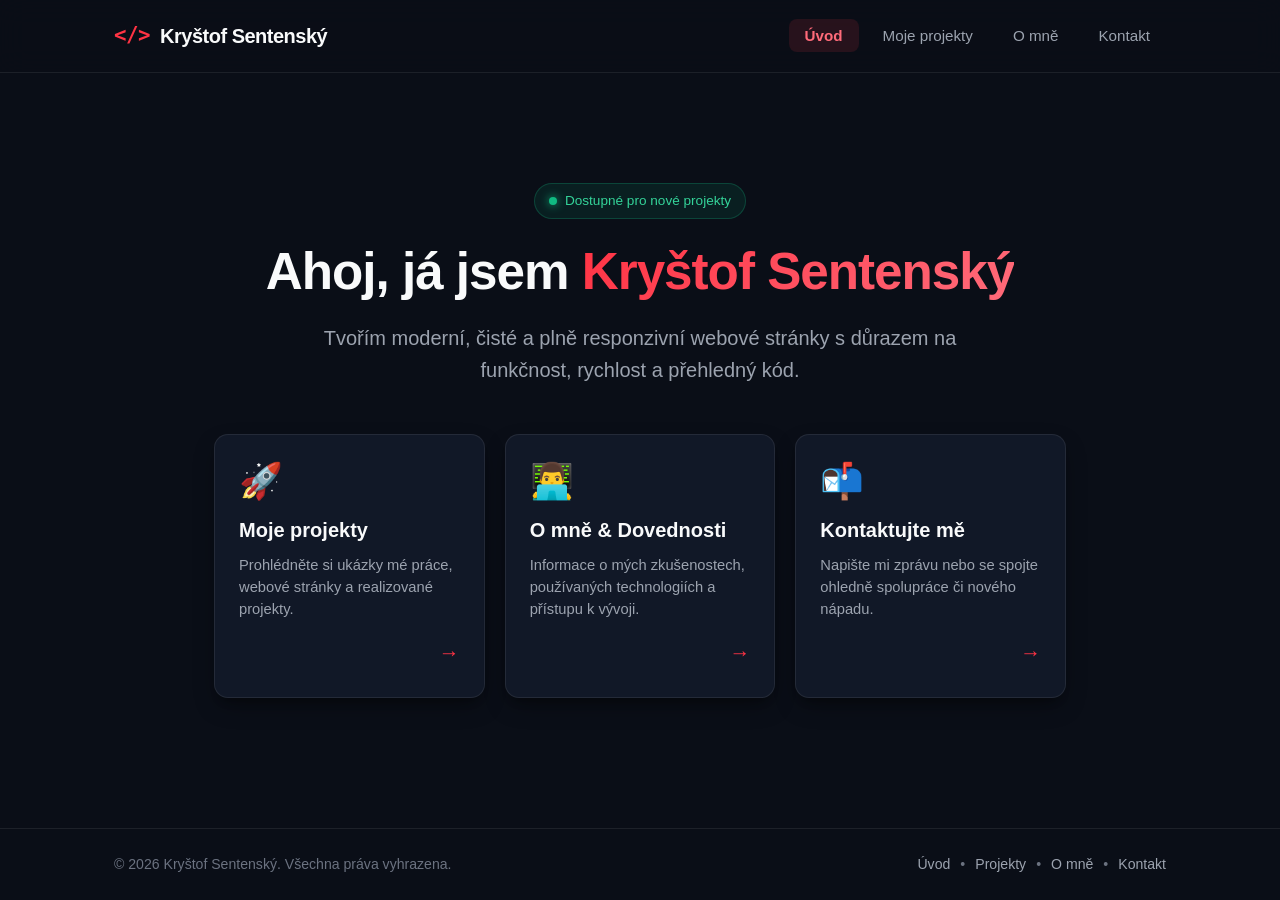
<file: index.html>
<!DOCTYPE html>
<html lang="cs">
<head>
    <meta charset="UTF-8">
    <meta name="viewport" content="width=device-width, initial-scale=1.0">
    <meta name="description" content="Osobní webové portfolio - Kryštof Sentenský. Tvorba čistých a responzivních webů bez JavaScriptu.">
    <title>Kryštof Sentenský | Úvod</title>
    <!-- Oddělené kaskádové styly -->
    <link rel="stylesheet" href="style.css">
</head>
<body class="landing-body">

    <!-- HLAVNÍ NAVIGAČNÍ LIŠTA -->
    <header class="navbar-wrapper">
        <nav class="navbar container">
            <a href="index.html" class="nav-logo">
                <span class="logo-accent">&lt;/&gt;</span> Kryštof Sentenský
            </a>

            <!-- Čistě CSS mobilní menu (checkbox hack bez JS) -->
            <input type="checkbox" id="nav-toggle" class="nav-toggle" aria-label="Přepnout menu">
            <label for="nav-toggle" class="menu-toggle" aria-label="Otevřít menu">
                <span class="bar"></span>
                <span class="bar"></span>
                <span class="bar"></span>
            </label>

            <!-- Odkazy navigace -->
            <ul class="nav-menu">
                <li><a href="index.html" class="nav-link active">Úvod</a></li>
                <li><a href="projekty.html" class="nav-link">Moje projekty</a></li>
                <li><a href="o-mne.html" class="nav-link">O mně</a></li>
                <li><a href="kontakt.html" class="nav-link">Kontakt</a></li>
            </ul>
        </nav>
    </header>

    <!-- ČISTÁ ÚVODNÍ STRÁNKA (ŽÁDNÉ DLOUHÉ SJÍŽDĚNÍ DOLŮ) -->
    <main class="main-wrapper hero-wrapper">
        <section class="container hero-container">
            <div class="hero-badge">
                <span class="status-dot"></span> Dostupné pro nové projekty
            </div>
            
            <h1 class="hero-title">
                Ahoj, já jsem <span class="text-gradient">Kryštof Sentenský</span>
            </h1>
            
            <p class="hero-subtitle">
                Tvořím moderní, čisté a plně responzivní webové stránky s důrazem na funkčnost, rychlost a přehledný kód.
            </p>

            <!-- JASNÉ PROKLIKY NA ZBYTEK OBSAHU WEBU -->
            <div class="portal-grid">
                <a href="projekty.html" class="portal-card">
                    <div class="portal-icon">🚀</div>
                    <div class="portal-info">
                        <h3>Moje projekty</h3>
                        <p>Prohlédněte si ukázky mé práce, webové stránky a realizované projekty.</p>
                    </div>
                    <span class="portal-arrow">→</span>
                </a>

                <a href="o-mne.html" class="portal-card">
                    <div class="portal-icon">👨‍💻</div>
                    <div class="portal-info">
                        <h3>O mně & Dovednosti</h3>
                        <p>Informace o mých zkušenostech, používaných technologiích a přístupu k vývoji.</p>
                    </div>
                    <span class="portal-arrow">→</span>
                </a>

                <a href="kontakt.html" class="portal-card">
                    <div class="portal-icon">📬</div>
                    <div class="portal-info">
                        <h3>Kontaktujte mě</h3>
                        <p>Napište mi zprávu nebo se spojte ohledně spolupráce či nového nápadu.</p>
                    </div>
                    <span class="portal-arrow">→</span>
                </a>
            </div>
        </section>
    </main>

    <!-- PATIČKA -->
    <footer class="footer">
        <div class="container footer-content">
            <p>&copy; 2026 Kryštof Sentenský. Všechna práva vyhrazena.</p>
            <div class="footer-links">
                <a href="index.html" class="footer-link">Úvod</a>
                <span>•</span>
                <a href="projekty.html" class="footer-link">Projekty</a>
                <span>•</span>
                <a href="o-mne.html" class="footer-link">O mně</a>
                <span>•</span>
                <a href="kontakt.html" class="footer-link">Kontakt</a>
            </div>
        </div>
    </footer>

</body>
</html>
</file>
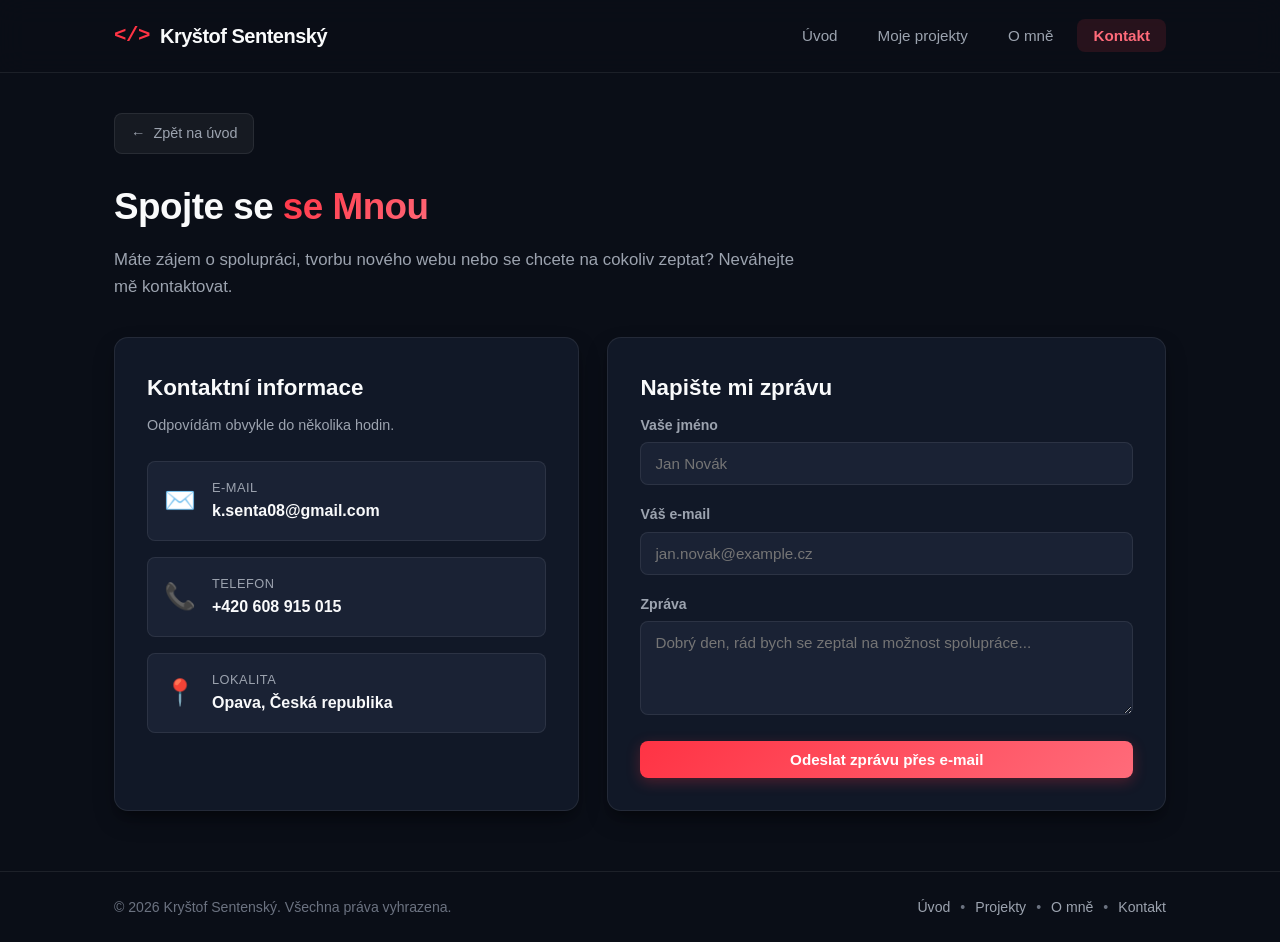
<file: kontakt.html>
<!DOCTYPE html>
<html lang="cs">
<head>
    <meta charset="UTF-8">
    <meta name="viewport" content="width=device-width, initial-scale=1.0">
    <meta name="description" content="Kontakt - Kryštof Sentenský. Spojte se se mnou ohledně spolupráce nebo dotazů.">
    <title>Kontakt | Kryštof Sentenský</title>
    <!-- Oddělené kaskádové styly -->
    <link rel="stylesheet" href="style.css">
</head>
<body>

    <!-- HLAVNÍ NAVIGAČNÍ LIŠTA -->
    <header class="navbar-wrapper">
        <nav class="navbar container">
            <a href="index.html" class="nav-logo">
                <span class="logo-accent">&lt;/&gt;</span> Kryštof Sentenský
            </a>

            <!-- Čistě CSS mobilní menu (checkbox hack bez JS) -->
            <input type="checkbox" id="nav-toggle" class="nav-toggle" aria-label="Přepnout menu">
            <label for="nav-toggle" class="menu-toggle" aria-label="Otevřít menu">
                <span class="bar"></span>
                <span class="bar"></span>
                <span class="bar"></span>
            </label>

            <!-- Odkazy navigace -->
            <ul class="nav-menu">
                <li><a href="index.html" class="nav-link">Úvod</a></li>
                <li><a href="projekty.html" class="nav-link">Moje projekty</a></li>
                <li><a href="o-mne.html" class="nav-link">O mně</a></li>
                <li><a href="kontakt.html" class="nav-link active">Kontakt</a></li>
            </ul>
        </nav>
    </header>

    <!-- HLAVNÍ OBSAH: KONTAKT -->
    <main class="main-wrapper page-content">
        <section class="container">
            
            <!-- HORNÍ LIŠTA: Zpět na úvod -->
            <div class="section-topbar">
                <a href="index.html" class="btn-back">
                    <span>←</span> Zpět na úvod
                </a>
            </div>

            <!-- HLAVIČKA SEKCE -->
            <div class="section-header">
                <h1 class="section-title">Spojte se <span class="text-gradient">se Mnou</span></h1>
                <p class="section-desc">Máte zájem o spolupráci, tvorbu nového webu nebo se chcete na cokoliv zeptat? Neváhejte mě kontaktovat.</p>
            </div>

            <!-- MŘÍŽKA KONTAKTU -->
            <div class="contact-grid">
                
                <!-- KARTA S PŘÍMÝMI KONTAKTY -->
                <div class="contact-info-card">
                    <h3>Kontaktní informace</h3>
                    <p class="contact-note">Odpovídám obvykle do několika hodin.</p>

                    <div class="contact-links">
                        <a href="mailto:k.senta08@gmail.com" class="contact-link-item">
                            <div class="link-icon">✉️</div>
                            <div>
                                <span class="link-label">E-mail</span>
                                <span class="link-value">k.senta08@gmail.com</span>
                            </div>
                        </a>

                        <a href="tel:+420608915015" class="contact-link-item">
                            <div class="link-icon">📞</div>
                            <div>
                                <span class="link-label">Telefon</span>
                                <span class="link-value">+420 608 915 015</span>
                            </div>
                        </a>

                        <div class="contact-link-item no-click">
                            <div class="link-icon">📍</div>
                            <div>
                                <span class="link-label">Lokalita</span>
                                <span class="link-value">Opava, Česká republika</span>
                            </div>
                        </div>
                    </div>
                </div>

                <!-- ČISTÝ HTML KONTAKTNÍ FORMULÁŘ (BEZ JS) -->
                <div class="contact-form-card">
                    <h3>Napište mi zprávu</h3>
                    <form action="mailto:k.senta08@gmail.com" method="post" enctype="text/plain" class="contact-form">
                        <div class="form-group">
                            <label for="contactName">Vaše jméno</label>
                            <input type="text" id="contactName" name="jmeno" required placeholder="Jan Novák">
                        </div>

                        <div class="form-group">
                            <label for="contactEmail">Váš e-mail</label>
                            <input type="email" id="contactEmail" name="email" required placeholder="jan.novak@example.cz">
                        </div>

                        <div class="form-group">
                            <label for="contactMessage">Zpráva</label>
                            <textarea id="contactMessage" name="zprava" rows="4" required placeholder="Dobrý den, rád bych se zeptal na možnost spolupráce..."></textarea>
                        </div>

                        <button type="submit" class="btn btn-primary btn-block">Odeslat zprávu přes e-mail</button>
                    </form>
                </div>

            </div>

        </section>
    </main>

    <!-- PATIČKA -->
    <footer class="footer">
        <div class="container footer-content">
            <p>&copy; 2026 Kryštof Sentenský. Všechna práva vyhrazena.</p>
            <div class="footer-links">
                <a href="index.html" class="footer-link">Úvod</a>
                <span>•</span>
                <a href="projekty.html" class="footer-link">Projekty</a>
                <span>•</span>
                <a href="o-mne.html" class="footer-link">O mně</a>
                <span>•</span>
                <a href="kontakt.html" class="footer-link">Kontakt</a>
            </div>
        </div>
    </footer>

</body>
</html>
</file>
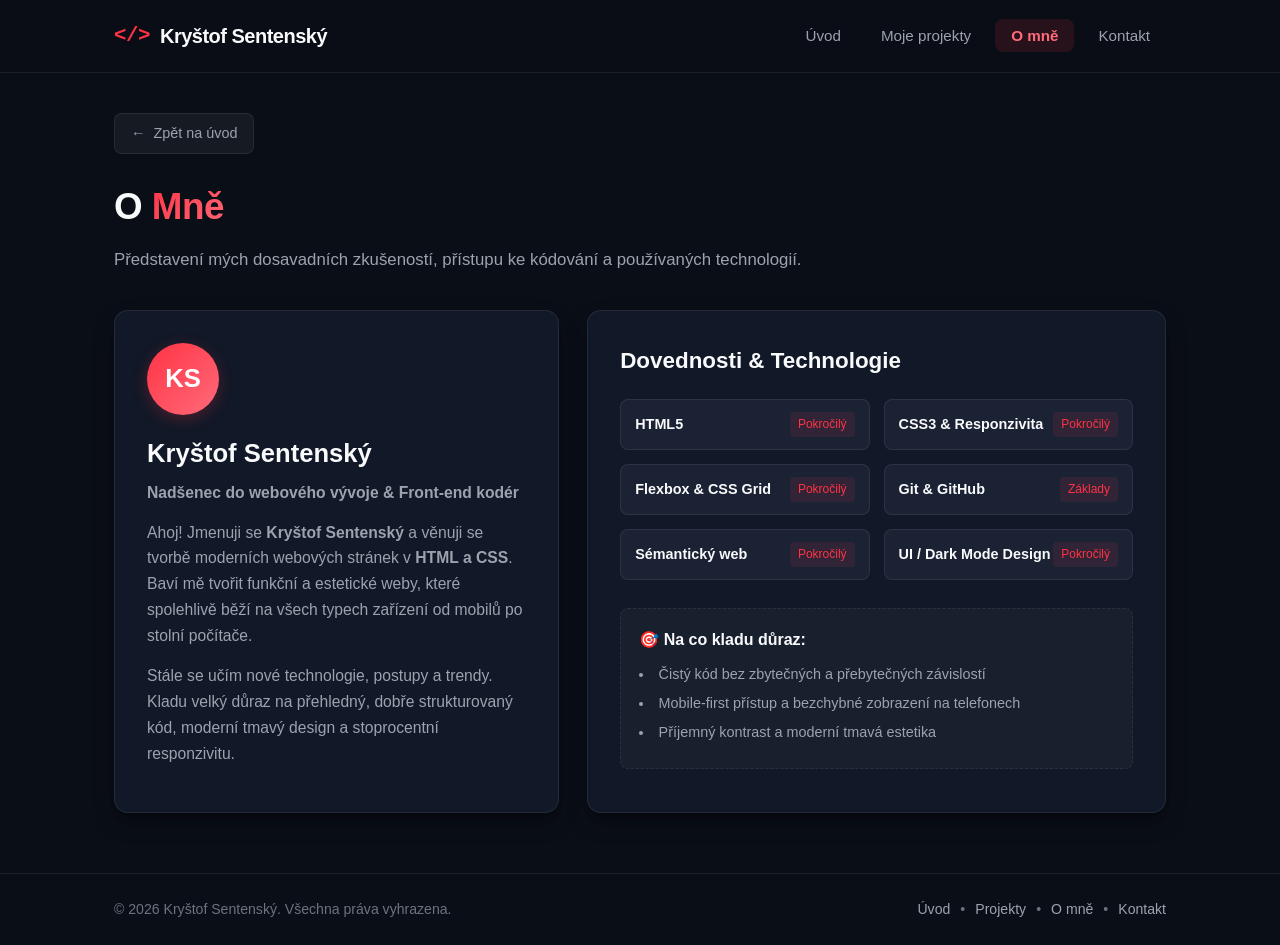
<file: o-mne.html>
<!DOCTYPE html>
<html lang="cs">
<head>
    <meta charset="UTF-8">
    <meta name="viewport" content="width=device-width, initial-scale=1.0">
    <meta name="description" content="O mně - Kryštof Sentenský. Informace o dovednostech, zkušenostech a zájmu o tvorbu webových stránek.">
    <title>O mně | Kryštof Sentenský</title>
    <!-- Oddělené kaskádové styly -->
    <link rel="stylesheet" href="style.css">
</head>
<body>

    <!-- HLAVNÍ NAVIGAČNÍ LIŠTA -->
    <header class="navbar-wrapper">
        <nav class="navbar container">
            <a href="index.html" class="nav-logo">
                <span class="logo-accent">&lt;/&gt;</span> Kryštof Sentenský
            </a>

            <!-- Čistě CSS mobilní menu (checkbox hack bez JS) -->
            <input type="checkbox" id="nav-toggle" class="nav-toggle" aria-label="Přepnout menu">
            <label for="nav-toggle" class="menu-toggle" aria-label="Otevřít menu">
                <span class="bar"></span>
                <span class="bar"></span>
                <span class="bar"></span>
            </label>

            <!-- Odkazy navigace -->
            <ul class="nav-menu">
                <li><a href="index.html" class="nav-link">Úvod</a></li>
                <li><a href="projekty.html" class="nav-link">Moje projekty</a></li>
                <li><a href="o-mne.html" class="nav-link active">O mně</a></li>
                <li><a href="kontakt.html" class="nav-link">Kontakt</a></li>
            </ul>
        </nav>
    </header>

    <!-- HLAVNÍ OBSAH: O MNĚ -->
    <main class="main-wrapper page-content">
        <section class="container">
            
            <!-- HORNÍ LIŠTA: Zpět na úvod -->
            <div class="section-topbar">
                <a href="index.html" class="btn-back">
                    <span>←</span> Zpět na úvod
                </a>
            </div>

            <!-- HLAVIČKA SEKCE -->
            <div class="section-header">
                <h1 class="section-title">O <span class="text-gradient">Mně</span></h1>
                <p class="section-desc">Představení mých dosavadních zkušeností, přístupu ke kódování a používaných technologií.</p>
            </div>

            <!-- MŘÍŽKA S INFORMACEMI -->
            <div class="about-grid">
                
                <!-- KARTA S PROFILOVÝMI INFORMACEMI -->
                <div class="about-card intro-card">
                    <div class="about-avatar">KS</div>
                    <h3>Kryštof Sentenský</h3>
                    <p class="role-tag">Nadšenec do webového vývoje & Front-end kodér</p>
                    <p>
                        Ahoj! Jmenuji se <strong>Kryštof Sentenský</strong> a věnuji se tvorbě moderních webových stránek v <strong>HTML a CSS</strong>. Baví mě tvořit funkční a estetické weby, které spolehlivě běží na všech typech zařízení od mobilů po stolní počítače.
                    </p>
                    <p>
                        Stále se učím nové technologie, postupy a trendy. Kladu velký důraz na přehledný, dobře strukturovaný kód, moderní tmavý design a stoprocentní responzivitu.
                    </p>
                </div>

                <!-- KARTA S DOVEDNOSTMI -->
                <div class="about-card skills-card">
                    <h3>Dovednosti & Technologie</h3>
                    
                    <div class="skills-grid">
                        <div class="skill-item">
                            <span class="skill-name">HTML5</span>
                            <span class="skill-badge">Pokročilý</span>
                        </div>
                        <div class="skill-item">
                            <span class="skill-name">CSS3 & Responzivita</span>
                            <span class="skill-badge">Pokročilý</span>
                        </div>
                        <div class="skill-item">
                            <span class="skill-name">Flexbox & CSS Grid</span>
                            <span class="skill-badge">Pokročilý</span>
                        </div>
                        <div class="skill-item">
                            <span class="skill-name">Git & GitHub</span>
                            <span class="skill-badge">Základy</span>
                        </div>
                        <div class="skill-item">
                            <span class="skill-name">Sémantický web</span>
                            <span class="skill-badge">Pokročilý</span>
                        </div>
                        <div class="skill-item">
                            <span class="skill-name">UI / Dark Mode Design</span>
                            <span class="skill-badge">Pokročilý</span>
                        </div>
                    </div>

                    <div class="about-focus-box">
                        <h4>🎯 Na co kladu důraz:</h4>
                        <ul>
                            <li>Čistý kód bez zbytečných a přebytečných závislostí</li>
                            <li>Mobile-first přístup a bezchybné zobrazení na telefonech</li>
                            <li>Příjemný kontrast a moderní tmavá estetika</li>
                        </ul>
                    </div>
                </div>

            </div>

        </section>
    </main>

    <!-- PATIČKA -->
    <footer class="footer">
        <div class="container footer-content">
            <p>&copy; 2026 Kryštof Sentenský. Všechna práva vyhrazena.</p>
            <div class="footer-links">
                <a href="index.html" class="footer-link">Úvod</a>
                <span>•</span>
                <a href="projekty.html" class="footer-link">Projekty</a>
                <span>•</span>
                <a href="o-mne.html" class="footer-link">O mně</a>
                <span>•</span>
                <a href="kontakt.html" class="footer-link">Kontakt</a>
            </div>
        </div>
    </footer>

</body>
</html>
</file>
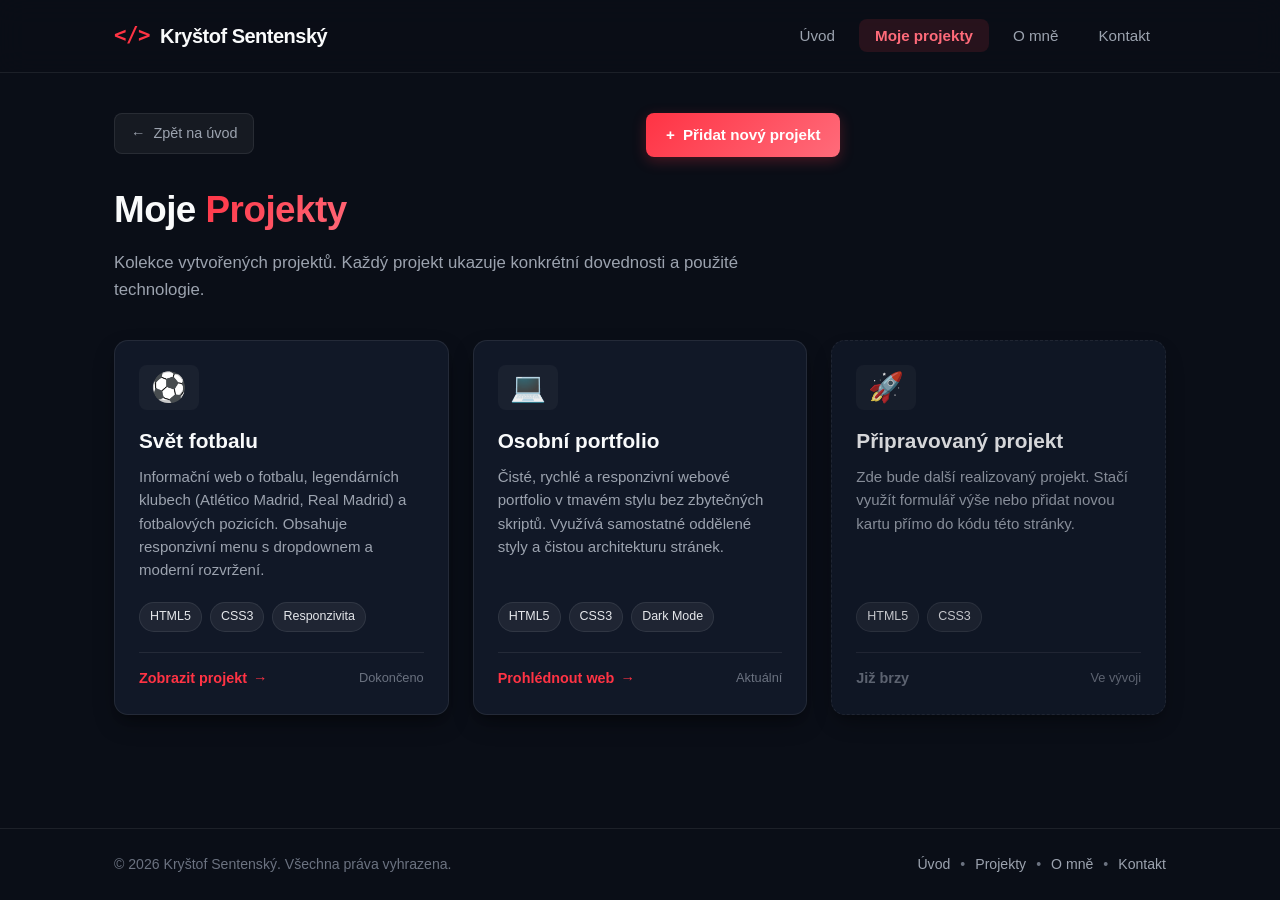
<file: projekty.html>
<!DOCTYPE html>
<html lang="cs">
<head>
    <meta charset="UTF-8">
    <meta name="viewport" content="width=device-width, initial-scale=1.0">
    <meta name="description" content="Moje projekty - Kryštof Sentenský. Ukázky webových stránek a realizovaných prací.">
    <title>Moje projekty | Kryštof Sentenský</title>
    <!-- Oddělené kaskádové styly -->
    <link rel="stylesheet" href="style.css">
</head>
<body>

    <!-- HLAVNÍ NAVIGAČNÍ LIŠTA -->
    <header class="navbar-wrapper">
        <nav class="navbar container">
            <a href="index.html" class="nav-logo">
                <span class="logo-accent">&lt;/&gt;</span> Kryštof Sentenský
            </a>

            <!-- Čistě CSS mobilní menu (checkbox hack bez JS) -->
            <input type="checkbox" id="nav-toggle" class="nav-toggle" aria-label="Přepnout menu">
            <label for="nav-toggle" class="menu-toggle" aria-label="Otevřít menu">
                <span class="bar"></span>
                <span class="bar"></span>
                <span class="bar"></span>
            </label>

            <!-- Odkazy navigace -->
            <ul class="nav-menu">
                <li><a href="index.html" class="nav-link">Úvod</a></li>
                <li><a href="projekty.html" class="nav-link active">Moje projekty</a></li>
                <li><a href="o-mne.html" class="nav-link">O mně</a></li>
                <li><a href="kontakt.html" class="nav-link">Kontakt</a></li>
            </ul>
        </nav>
    </header>

    <!-- HLAVNÍ OBSAH: PROJEKTY -->
    <main class="main-wrapper page-content">
        <section class="container">
            
            <!-- HORNÍ LIŠTA: Zpět na úvod + Rozbalovací formulář -->
            <div class="section-topbar">
                <a href="index.html" class="btn-back">
                    <span>←</span> Zpět na úvod
                </a>

                <!-- ČISTĚ CSS INTERAKTIVNÍ ROZBALOVACÍ FORMULÁŘ (BEZ JS) -->
                <details class="add-project-collapse">
                    <summary class="btn btn-primary summary-btn">
                        <span>+</span> Přidat nový projekt
                    </summary>
                    
                    <div class="collapse-form-card">
                        <div class="collapse-form-header">
                            <h3>Nový projekt do portfolia</h3>
                            <p class="collapse-subtitle">Vyplňte údaje o svém projektu. Formulář funguje čistě v HTML a CSS bez nutnosti skriptů.</p>
                        </div>

                        <form class="project-form" action="#" method="get">
                            <div class="form-group">
                                <label for="projectTitle">Název projektu <span class="req">*</span></label>
                                <input type="text" id="projectTitle" name="title" placeholder="např. E-shop pro knihkupectví" required>
                            </div>

                            <div class="form-group">
                                <label for="projectDesc">Popis projektu <span class="req">*</span></label>
                                <textarea id="projectDesc" name="desc" rows="3" placeholder="Popište, oč se jedná, jaké funkce projekt má a co jste se na něm naučil..." required></textarea>
                            </div>

                            <div class="form-group">
                                <label for="projectTags">Použité technologie / Štítky <span class="req">*</span></label>
                                <input type="text" id="projectTags" name="tags" placeholder="např. HTML, CSS, Responzivita" required>
                            </div>

                            <div class="form-group">
                                <label for="projectLink">Odkaz na projekt nebo GitHub (URL)</label>
                                <input type="url" id="projectLink" name="link" placeholder="https://github.com/..." >
                            </div>

                            <div class="form-group">
                                <label for="projectIcon">Ikona / Emoji projektu</label>
                                <input type="text" id="projectIcon" name="icon" placeholder="např. ⚽, 🚀, 💻">
                            </div>

                            <div class="form-actions">
                                <button type="submit" class="btn btn-primary">Uložit projekt</button>
                            </div>
                        </form>
                    </div>
                </details>
            </div>

            <!-- HLAVIČKA SEKCE -->
            <div class="section-header">
                <h1 class="section-title">Moje <span class="text-gradient">Projekty</span></h1>
                <p class="section-desc">Kolekce vytvořených projektů. Každý projekt ukazuje konkrétní dovednosti a použité technologie.</p>
            </div>

            <!-- MŘÍŽKA S KARTAMI PROJEKTŮ -->
            <div class="projects-grid">

                <!-- PROJEKT 1: Svět fotbalu -->
                <article class="project-card">
                    <div class="project-card-header">
                        <div class="project-icon-badge">⚽</div>
                    </div>
                    <h3 class="project-title">Svět fotbalu</h3>
                    <p class="project-desc">
                        Informační web o fotbalu, legendárních klubech (Atlético Madrid, Real Madrid) a fotbalových pozicích. Obsahuje responzivní menu s dropdownem a moderní rozvržení.
                    </p>
                    <div class="project-tags">
                        <span class="tag-badge">HTML5</span>
                        <span class="tag-badge">CSS3</span>
                        <span class="tag-badge">Responzivita</span>
                    </div>
                    <div class="project-footer">
                        <a href="../Web-projekt-1/index.html" class="project-link-btn" target="_blank" rel="noopener noreferrer">
                            <span>Zobrazit projekt</span>
                            <span>&rarr;</span>
                        </a>
                        <span class="project-date">Dokončeno</span>
                    </div>
                </article>

                <!-- PROJEKT 2: Osobní portfolio -->
                <article class="project-card">
                    <div class="project-card-header">
                        <div class="project-icon-badge">💻</div>
                    </div>
                    <h3 class="project-title">Osobní portfolio</h3>
                    <p class="project-desc">
                        Čisté, rychlé a responzivní webové portfolio v tmavém stylu bez zbytečných skriptů. Využívá samostatné oddělené styly a čistou architekturu stránek.
                    </p>
                    <div class="project-tags">
                        <span class="tag-badge">HTML5</span>
                        <span class="tag-badge">CSS3</span>
                        <span class="tag-badge">Dark Mode</span>
                    </div>
                    <div class="project-footer">
                        <a href="index.html" class="project-link-btn">
                            <span>Prohlédnout web</span>
                            <span>&rarr;</span>
                        </a>
                        <span class="project-date">Aktuální</span>
                    </div>
                </article>

                <!-- PROJEKT 3: Připravený slot pro další projekt -->
                <article class="project-card project-card-upcoming">
                    <div class="project-card-header">
                        <div class="project-icon-badge">🚀</div>
                    </div>
                    <h3 class="project-title">Připravovaný projekt</h3>
                    <p class="project-desc">
                        Zde bude další realizovaný projekt. Stačí využít formulář výše nebo přidat novou kartu přímo do kódu této stránky.
                    </p>
                    <div class="project-tags">
                        <span class="tag-badge">HTML5</span>
                        <span class="tag-badge">CSS3</span>
                    </div>
                    <div class="project-footer">
                        <span class="project-link-btn disabled">
                            <span>Již brzy</span>
                        </span>
                        <span class="project-date">Ve vývoji</span>
                    </div>
                </article>

            </div>

        </section>
    </main>

    <!-- PATIČKA -->
    <footer class="footer">
        <div class="container footer-content">
            <p>&copy; 2026 Kryštof Sentenský. Všechna práva vyhrazena.</p>
            <div class="footer-links">
                <a href="index.html" class="footer-link">Úvod</a>
                <span>•</span>
                <a href="projekty.html" class="footer-link">Projekty</a>
                <span>•</span>
                <a href="o-mne.html" class="footer-link">O mně</a>
                <span>•</span>
                <a href="kontakt.html" class="footer-link">Kontakt</a>
            </div>
        </div>
    </footer>

</body>
</html>
</file>
<file: style.css>
/* ==========================================================================
   PORTFOLIO - KRYŠTOF SENTENSKÝ
   Moderní Dark Theme, Čisté HTML & CSS (100% bez JavaScriptu)
   ========================================================================== */

/* 1. PROMĚNNÉ & ZÁKLADNÍ NASTAVENÍ */
:root {
    --bg-main: #0a0e17;
    --bg-surface: #111827;
    --bg-surface-elevated: #1a2234;
    --bg-surface-hover: #222d44;
    --border-color: rgba(255, 255, 255, 0.08);
    --border-highlight: rgba(255, 59, 74, 0.35);

    --text-primary: #f9fafb;
    --text-secondary: #9ca3af;
    --text-muted: #6b7280;

    --accent: #ff3344;
    --accent-hover: #e02636;
    --accent-glow: rgba(255, 51, 68, 0.25);
    --accent-gradient: linear-gradient(135deg, #ff3344 0%, #ff6b7a 100%);

    --success: #10b981;

    --font-sans: 'Inter', -apple-system, BlinkMacSystemFont, "Segoe UI", Roboto, Helvetica, Arial, sans-serif;
    --radius-sm: 8px;
    --radius-md: 14px;
    --radius-lg: 20px;
    --transition-fast: 0.2s ease;
    --transition-base: 0.3s ease;
    --shadow-card: 0 10px 25px -5px rgba(0, 0, 0, 0.4), 0 8px 10px -6px rgba(0, 0, 0, 0.3);
    --shadow-glow: 0 0 25px var(--accent-glow);
}

/* 2. RESET A GLOBÁLNÍ STYLY */
* {
    box-sizing: border-box;
    margin: 0;
    padding: 0;
}

html {
    scroll-behavior: smooth;
    font-size: 16px;
}

body {
    background-color: var(--bg-main);
    color: var(--text-primary);
    font-family: var(--font-sans);
    line-height: 1.6;
    min-height: 100vh;
    display: flex;
    flex-direction: column;
    overflow-x: hidden;
    -webkit-font-smoothing: antialiased;
}

/* Kontejner */
.container {
    width: 100%;
    max-width: 1100px;
    margin: 0 auto;
    padding: 0 24px;
}

/* Barevný gradient v textech */
.text-gradient {
    background: var(--accent-gradient);
    -webkit-background-clip: text;
    -webkit-text-fill-color: transparent;
    display: inline-block;
}

/* 3. HLAVNÍ NAVIGAČNÍ LIŠTA */
.navbar-wrapper {
    position: sticky;
    top: 0;
    z-index: 100;
    background-color: rgba(10, 14, 23, 0.9);
    backdrop-filter: blur(14px);
    -webkit-backdrop-filter: blur(14px);
    border-bottom: 1px solid var(--border-color);
}

.navbar {
    display: flex;
    align-items: center;
    justify-content: space-between;
    height: 72px;
    position: relative;
}

.nav-logo {
    display: flex;
    align-items: center;
    gap: 10px;
    font-size: 1.25rem;
    font-weight: 700;
    color: var(--text-primary);
    text-decoration: none;
    letter-spacing: -0.5px;
    transition: opacity var(--transition-fast);
}

.nav-logo:hover {
    opacity: 0.9;
}

.logo-accent {
    color: var(--accent);
    font-family: monospace;
    font-weight: 800;
    font-size: 1.3rem;
}

.nav-menu {
    display: flex;
    align-items: center;
    gap: 8px;
    list-style: none;
}

.nav-link {
    color: var(--text-secondary);
    text-decoration: none;
    font-weight: 500;
    font-size: 0.95rem;
    padding: 8px 16px;
    border-radius: var(--radius-sm);
    transition: all var(--transition-fast);
}

.nav-link:hover {
    color: var(--text-primary);
    background-color: rgba(255, 255, 255, 0.05);
}

.nav-link.active {
    background-color: rgba(255, 51, 68, 0.12);
    color: #ff6b7a;
    font-weight: 600;
}

/* Čistě CSS mobilní menu (checkbox přepínač bez JS) */
.nav-toggle {
    display: none;
}

.menu-toggle {
    display: none;
    background: transparent;
    border: none;
    cursor: pointer;
    padding: 10px;
    flex-direction: column;
    gap: 5px;
    z-index: 101;
    user-select: none;
}

.menu-toggle .bar {
    width: 24px;
    height: 2px;
    background-color: var(--text-primary);
    border-radius: 2px;
    transition: all 0.3s ease;
}

/* 4. ROZVRŽENÍ STRÁNEK (MAIN WRAPPER) */
.main-wrapper {
    flex: 1;
    display: flex;
    flex-direction: column;
}

.page-content {
    padding: 40px 0 60px;
}

/* 5. ČISTÁ ÚVODNÍ STRÁNKA (HERO / LANDING) */
.hero-wrapper {
    justify-content: center;
    align-items: center;
    padding: 50px 0 70px;
}

.hero-container {
    text-align: center;
    max-width: 900px;
    display: flex;
    flex-direction: column;
    align-items: center;
}

.hero-badge {
    display: inline-flex;
    align-items: center;
    gap: 8px;
    background-color: rgba(16, 185, 129, 0.1);
    color: #34d399;
    border: 1px solid rgba(16, 185, 129, 0.25);
    padding: 6px 14px;
    border-radius: 100px;
    font-size: 0.85rem;
    font-weight: 500;
    margin-bottom: 24px;
}

.status-dot {
    width: 8px;
    height: 8px;
    background-color: var(--success);
    border-radius: 50%;
    box-shadow: 0 0 10px var(--success);
    animation: pulseDot 2s infinite;
}

@keyframes pulseDot {
    0%, 100% { opacity: 1; transform: scale(1); }
    50% { opacity: 0.5; transform: scale(0.85); }
}

.hero-title {
    font-size: 3.2rem;
    font-weight: 800;
    line-height: 1.15;
    letter-spacing: -1px;
    margin-bottom: 20px;
}

.hero-subtitle {
    font-size: 1.25rem;
    color: var(--text-secondary);
    max-width: 680px;
    margin: 0 auto 48px;
    font-weight: 400;
    line-height: 1.6;
}

/* PORTÁLOVÉ KARTY NA ÚVODNÍ STRÁNCE */
.portal-grid {
    display: grid;
    grid-template-columns: repeat(3, 1fr);
    gap: 20px;
    width: 100%;
}

.portal-card {
    background: var(--bg-surface);
    border: 1px solid var(--border-color);
    border-radius: var(--radius-md);
    padding: 28px 24px;
    text-align: left;
    display: flex;
    flex-direction: column;
    gap: 16px;
    text-decoration: none;
    color: var(--text-primary);
    transition: all var(--transition-base);
    box-shadow: var(--shadow-card);
    position: relative;
    overflow: hidden;
}

.portal-card::before {
    content: '';
    position: absolute;
    top: 0;
    left: 0;
    right: 0;
    height: 3px;
    background: var(--accent-gradient);
    opacity: 0;
    transition: opacity var(--transition-fast);
}

.portal-card:hover {
    background: var(--bg-surface-elevated);
    border-color: var(--border-highlight);
    transform: translateY(-5px);
    box-shadow: var(--shadow-card), var(--shadow-glow);
}

.portal-card:hover::before {
    opacity: 1;
}

.portal-icon {
    font-size: 2.2rem;
    line-height: 1;
}

.portal-info h3 {
    font-size: 1.25rem;
    font-weight: 700;
    color: var(--text-primary);
    margin-bottom: 8px;
}

.portal-info p {
    font-size: 0.92rem;
    color: var(--text-secondary);
    line-height: 1.5;
}

.portal-arrow {
    margin-top: auto;
    font-size: 1.3rem;
    color: var(--accent);
    font-weight: bold;
    align-self: flex-end;
    transition: transform var(--transition-fast);
}

.portal-card:hover .portal-arrow {
    transform: translateX(6px);
}

/* 6. SPOLEČNÉ PRVKY PODSTRÁNEK */
.section-topbar {
    display: flex;
    justify-content: space-between;
    align-items: flex-start;
    margin-bottom: 24px;
    flex-wrap: wrap;
    gap: 16px;
}

.btn-back {
    display: inline-flex;
    align-items: center;
    gap: 8px;
    background: rgba(255, 255, 255, 0.05);
    color: var(--text-secondary);
    border: 1px solid var(--border-color);
    padding: 8px 16px;
    border-radius: var(--radius-sm);
    font-size: 0.9rem;
    font-weight: 500;
    text-decoration: none;
    transition: all var(--transition-fast);
}

.btn-back:hover {
    color: var(--text-primary);
    background: rgba(255, 255, 255, 0.1);
    transform: translateX(-3px);
}

.section-header {
    margin-bottom: 36px;
}

.section-title {
    font-size: 2.3rem;
    font-weight: 800;
    letter-spacing: -0.5px;
    margin-bottom: 10px;
}

.section-desc {
    color: var(--text-secondary);
    font-size: 1.05rem;
    max-width: 700px;
}

/* TLAČÍTKA */
.btn {
    display: inline-flex;
    align-items: center;
    justify-content: center;
    gap: 8px;
    padding: 10px 20px;
    font-size: 0.95rem;
    font-weight: 600;
    border-radius: var(--radius-sm);
    border: none;
    cursor: pointer;
    text-decoration: none;
    transition: all var(--transition-fast);
}

.btn-primary {
    background: var(--accent-gradient);
    color: #ffffff;
    box-shadow: 0 4px 14px var(--accent-glow);
}

.btn-primary:hover {
    filter: brightness(1.1);
    transform: translateY(-2px);
    box-shadow: 0 6px 20px rgba(255, 51, 68, 0.4);
}

.btn-block {
    width: 100%;
}

/* 7. ROZBALOVACÍ FORMULÁŘ PRO PROJEKTY (ČISTÉ HTML/CSS BEZ JS) */
.add-project-collapse {
    width: 100%;
    max-width: 520px;
}

.add-project-collapse summary {
    list-style: none;
    display: inline-flex;
    cursor: pointer;
    user-select: none;
}

.add-project-collapse summary::-webkit-details-marker {
    display: none;
}

.collapse-form-card {
    margin-top: 16px;
    background: var(--bg-surface);
    border: 1px solid var(--border-highlight);
    border-radius: var(--radius-md);
    padding: 24px;
    box-shadow: var(--shadow-card), var(--shadow-glow);
    animation: fadeIn 0.3s ease;
}

@keyframes fadeIn {
    from { opacity: 0; transform: translateY(-8px); }
    to { opacity: 1; transform: translateY(0); }
}

.collapse-form-header {
    margin-bottom: 18px;
    border-bottom: 1px solid var(--border-color);
    padding-bottom: 12px;
}

.collapse-form-header h3 {
    font-size: 1.25rem;
    font-weight: 700;
    color: var(--text-primary);
}

.collapse-subtitle {
    color: var(--text-secondary);
    font-size: 0.88rem;
    margin-top: 4px;
}

.form-actions {
    margin-top: 18px;
}

/* 8. SEKCE PROJEKTY */
.projects-grid {
    display: grid;
    grid-template-columns: repeat(auto-fill, minmax(320px, 1fr));
    gap: 24px;
}

.project-card {
    background: var(--bg-surface);
    border: 1px solid var(--border-color);
    border-radius: var(--radius-md);
    padding: 24px;
    display: flex;
    flex-direction: column;
    justify-content: space-between;
    transition: all var(--transition-base);
    box-shadow: var(--shadow-card);
    position: relative;
}

.project-card:hover {
    border-color: var(--border-highlight);
    background: var(--bg-surface-elevated);
    transform: translateY(-4px);
    box-shadow: var(--shadow-card), 0 0 20px rgba(255, 51, 68, 0.15);
}

.project-card-upcoming {
    border-style: dashed;
    opacity: 0.85;
}

.project-card-header {
    display: flex;
    justify-content: space-between;
    align-items: flex-start;
    margin-bottom: 14px;
}

.project-icon-badge {
    font-size: 1.8rem;
    background: rgba(255, 255, 255, 0.04);
    padding: 8px 12px;
    border-radius: var(--radius-sm);
    line-height: 1;
}

.project-title {
    font-size: 1.3rem;
    font-weight: 700;
    color: var(--text-primary);
    margin-bottom: 8px;
}

.project-desc {
    color: var(--text-secondary);
    font-size: 0.94rem;
    line-height: 1.55;
    margin-bottom: 20px;
    flex-grow: 1;
}

.project-tags {
    display: flex;
    flex-wrap: wrap;
    gap: 8px;
    margin-bottom: 20px;
}

.tag-badge {
    background: rgba(255, 255, 255, 0.06);
    color: #e5e7eb;
    border: 1px solid rgba(255, 255, 255, 0.08);
    font-size: 0.78rem;
    font-weight: 500;
    padding: 4px 10px;
    border-radius: 100px;
}

.project-footer {
    display: flex;
    align-items: center;
    justify-content: space-between;
    padding-top: 14px;
    border-top: 1px solid var(--border-color);
}

.project-link-btn {
    font-size: 0.9rem;
    font-weight: 600;
    color: var(--accent);
    text-decoration: none;
    display: inline-flex;
    align-items: center;
    gap: 6px;
    transition: all var(--transition-fast);
}

.project-link-btn:not(.disabled):hover {
    color: #ff6b7a;
    gap: 10px;
}

.project-link-btn.disabled {
    color: var(--text-muted);
    cursor: default;
}

.project-date {
    font-size: 0.8rem;
    color: var(--text-muted);
}

/* 9. SEKCE O MNĚ */
.about-grid {
    display: grid;
    grid-template-columns: 1fr 1.3fr;
    gap: 28px;
}

.about-card {
    background: var(--bg-surface);
    border: 1px solid var(--border-color);
    border-radius: var(--radius-md);
    padding: 32px;
    box-shadow: var(--shadow-card);
}

.about-avatar {
    width: 72px;
    height: 72px;
    background: var(--accent-gradient);
    color: #ffffff;
    font-size: 1.6rem;
    font-weight: 800;
    border-radius: 50%;
    display: flex;
    align-items: center;
    justify-content: center;
    margin-bottom: 18px;
    box-shadow: 0 4px 15px var(--accent-glow);
}

.intro-card h3 {
    font-size: 1.6rem;
    font-weight: 700;
    margin-bottom: 6px;
}

.role-tag {
    color: var(--accent);
    font-size: 0.95rem;
    font-weight: 600;
    margin-bottom: 18px;
}

.intro-card p {
    color: var(--text-secondary);
    font-size: 0.98rem;
    margin-bottom: 14px;
    line-height: 1.65;
}

.skills-card h3 {
    font-size: 1.4rem;
    font-weight: 700;
    margin-bottom: 20px;
}

.skills-grid {
    display: grid;
    grid-template-columns: repeat(2, 1fr);
    gap: 14px;
    margin-bottom: 28px;
}

.skill-item {
    background: var(--bg-surface-elevated);
    border: 1px solid var(--border-color);
    border-radius: var(--radius-sm);
    padding: 12px 14px;
    display: flex;
    justify-content: space-between;
    align-items: center;
    transition: transform var(--transition-fast);
}

.skill-item:hover {
    transform: translateY(-2px);
    border-color: rgba(255, 255, 255, 0.15);
}

.skill-name {
    font-size: 0.9rem;
    font-weight: 600;
    color: var(--text-primary);
}

.skill-badge {
    font-size: 0.75rem;
    color: var(--accent);
    background: rgba(255, 51, 68, 0.1);
    padding: 3px 8px;
    border-radius: 4px;
    font-weight: 500;
}

.about-focus-box {
    background: rgba(255, 255, 255, 0.03);
    border: 1px dashed var(--border-color);
    border-radius: var(--radius-sm);
    padding: 18px;
}

.about-focus-box h4 {
    font-size: 1rem;
    color: var(--text-primary);
    margin-bottom: 10px;
}

.about-focus-box ul {
    list-style-position: inside;
    color: var(--text-secondary);
    font-size: 0.9rem;
}

.about-focus-box li {
    margin-bottom: 6px;
}

/* 10. SEKCE KONTAKT */
.contact-grid {
    display: grid;
    grid-template-columns: 1fr 1.2fr;
    gap: 28px;
}

.contact-info-card,
.contact-form-card {
    background: var(--bg-surface);
    border: 1px solid var(--border-color);
    border-radius: var(--radius-md);
    padding: 32px;
    box-shadow: var(--shadow-card);
}

.contact-info-card h3,
.contact-form-card h3 {
    font-size: 1.4rem;
    font-weight: 700;
    margin-bottom: 8px;
}

.contact-note {
    color: var(--text-secondary);
    font-size: 0.9rem;
    margin-bottom: 24px;
}

.contact-links {
    display: flex;
    flex-direction: column;
    gap: 16px;
}

.contact-link-item {
    display: flex;
    align-items: center;
    gap: 16px;
    padding: 16px;
    background: var(--bg-surface-elevated);
    border: 1px solid var(--border-color);
    border-radius: var(--radius-sm);
    text-decoration: none;
    color: var(--text-primary);
    transition: all var(--transition-fast);
}

.contact-link-item:not(.no-click):hover {
    border-color: var(--border-highlight);
    transform: translateY(-2px);
    background: var(--bg-surface-hover);
}

.link-icon {
    font-size: 1.6rem;
    line-height: 1;
}

.link-label {
    display: block;
    font-size: 0.8rem;
    color: var(--text-secondary);
    text-transform: uppercase;
    letter-spacing: 0.5px;
}

.link-value {
    font-weight: 600;
    font-size: 1rem;
}

/* FORMULÁŘOVÉ PRVKY */
.form-group {
    margin-bottom: 18px;
}

.form-group label {
    display: block;
    font-size: 0.88rem;
    font-weight: 600;
    color: var(--text-secondary);
    margin-bottom: 6px;
}

.form-group .req {
    color: var(--accent);
}

.form-group input,
.form-group textarea {
    width: 100%;
    padding: 12px 14px;
    background: var(--bg-surface-elevated);
    border: 1px solid var(--border-color);
    border-radius: var(--radius-sm);
    color: var(--text-primary);
    font-family: inherit;
    font-size: 0.95rem;
    transition: all var(--transition-fast);
}

.form-group input:focus,
.form-group textarea:focus {
    outline: none;
    border-color: var(--accent);
    box-shadow: 0 0 0 3px rgba(255, 51, 68, 0.15);
    background: #1d263b;
}

.form-group textarea {
    resize: vertical;
}

/* 11. PATIČKA */
.footer {
    border-top: 1px solid var(--border-color);
    padding: 24px 0;
    background-color: var(--bg-main);
    margin-top: auto;
}

.footer-content {
    display: flex;
    justify-content: space-between;
    align-items: center;
    flex-wrap: wrap;
    gap: 16px;
    font-size: 0.88rem;
    color: var(--text-muted);
}

.footer-links {
    display: flex;
    align-items: center;
    gap: 10px;
}

.footer-link {
    color: var(--text-secondary);
    text-decoration: none;
    font-size: 0.88rem;
    transition: color var(--transition-fast);
}

.footer-link:hover {
    color: var(--accent);
}

/* 12. RESPONZIVITA (MOBILNÍ ZAŘÍZENÍ) */
@media (max-width: 900px) {
    .portal-grid {
        grid-template-columns: 1fr;
        gap: 16px;
    }

    .about-grid,
    .contact-grid {
        grid-template-columns: 1fr;
    }
}

@media (max-width: 768px) {
    .navbar {
        height: 64px;
    }

    .menu-toggle {
        display: flex;
    }

    .nav-menu {
        position: fixed;
        top: 64px;
        left: 0;
        width: 100%;
        background-color: rgba(17, 24, 39, 0.98);
        backdrop-filter: blur(16px);
        -webkit-backdrop-filter: blur(16px);
        flex-direction: column;
        padding: 20px 24px 30px;
        border-bottom: 1px solid var(--border-color);
        gap: 12px;
        transform: translateY(-150%);
        transition: transform 0.35s ease;
        box-shadow: 0 10px 30px rgba(0, 0, 0, 0.6);
    }

    /* Čistě CSS přepnutí mobilního menu */
    .nav-toggle:checked ~ .nav-menu {
        transform: translateY(0);
    }

    /* Animace burger ikonky v čistém CSS */
    .nav-toggle:checked ~ .menu-toggle .bar:nth-child(1) {
        transform: translateY(7px) rotate(45deg);
    }
    .nav-toggle:checked ~ .menu-toggle .bar:nth-child(2) {
        opacity: 0;
    }
    .nav-toggle:checked ~ .menu-toggle .bar:nth-child(3) {
        transform: translateY(-7px) rotate(-45deg);
    }

    .nav-link {
        width: 100%;
        text-align: center;
        padding: 12px;
        font-size: 1.05rem;
    }

    .hero-title {
        font-size: 2.2rem;
    }

    .hero-subtitle {
        font-size: 1.05rem;
        margin-bottom: 32px;
    }

    .projects-grid {
        grid-template-columns: 1fr;
    }

    .skills-grid {
        grid-template-columns: 1fr;
    }

    .section-title {
        font-size: 1.8rem;
    }

    .footer-content {
        flex-direction: column;
        text-align: center;
    }

    .section-topbar {
        flex-direction: column;
    }

    .add-project-collapse {
        max-width: 100%;
    }
}

@media (max-width: 480px) {
    .container {
        padding: 0 16px;
    }

    .portal-card {
        padding: 20px;
    }

    .about-card,
    .contact-info-card,
    .contact-form-card {
        padding: 20px;
    }

    .hero-title {
        font-size: 1.85rem;
    }
}
</file>
